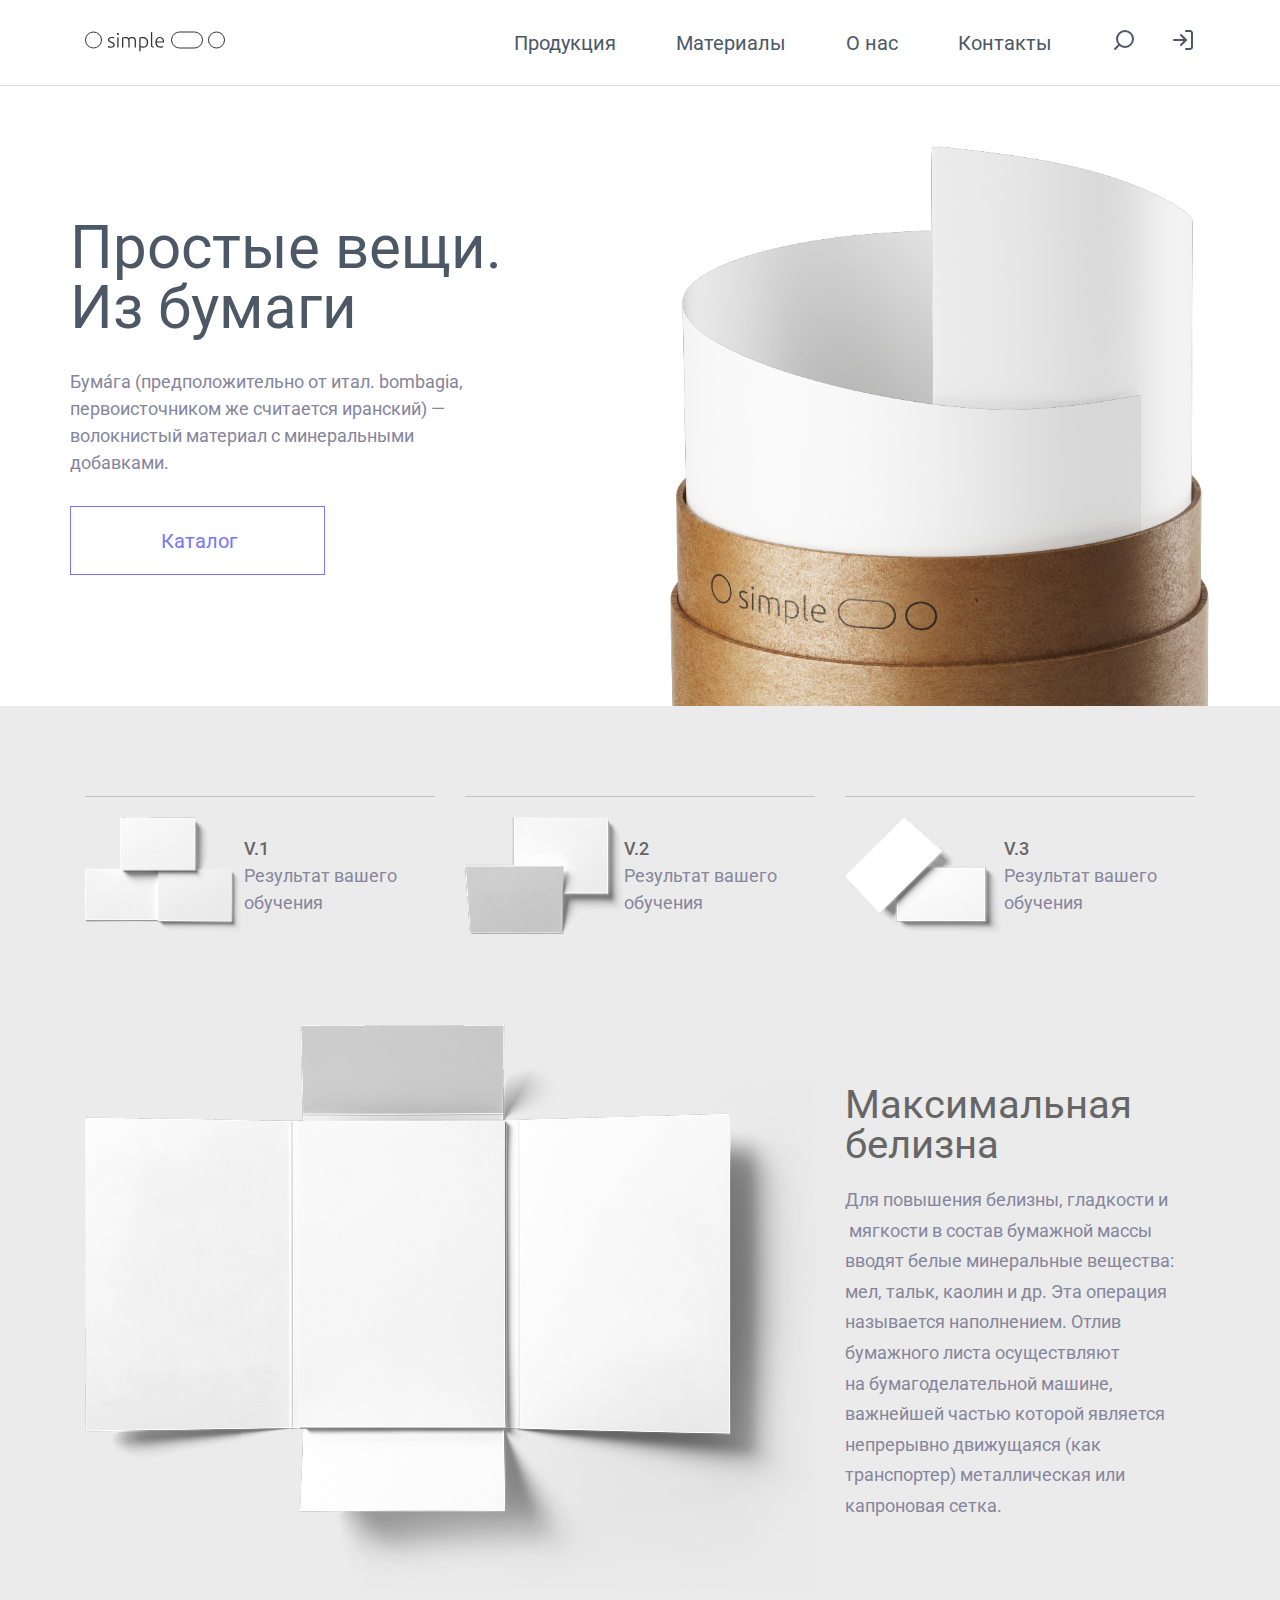
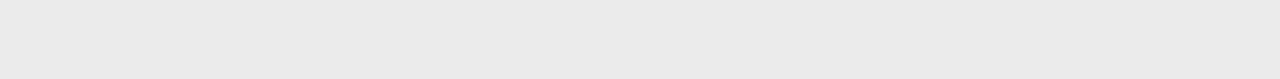
<file: index.html>
<!DOCTYPE html>
<html lang="ru">
    <head>
        <meta charset="UTF-8">
        <meta name="viewport" content="width=device-width, initial-scale=1.0">
        <title>Мой первый сайт</title>
        <link rel="stylesheet" href="style.css">
        <link href="https://fonts.googleapis.com/css2?family=Montserrat:ital,wght@0,100..900;1,100..900&family=Roboto:ital,wght@0,100..900;1,100..900&display=swap" rel="stylesheet">
    </head>    
    <body>
        <header class="header">
            <div class="header-container">
                <a  class="logo" href="#" alt="logo">
                    <img src="./images/Frame 85.svg" alt="logo">
                </a>
                <nav class="navigator">
                        <a href="#">Продукция</a>
                        <a href="#">Материалы</a>
                        <a href="#">О нас</a>
                        <a href="#">Контакты</a>
                        <div class="buttons-navigation">
                            <button class="button-navigation" href="#" >
                                <img src="./images/search.svg" alt="Search">
                            </button>
                            <button class="button-navigation" href="#">
                                <img src="./images/log_in.svg" alt="Авторизация">
                            </button>
                        </div>
                </nav>
            </div>


            <div class="navigation-mobile" >
                        <a  href="#">Продукция</a>
                        <a  href="#">Материалы</a>
                        <a  href="#">О нас</a>
                        <a  href="#">Контакты</a>
                            <button class="button-menu" href="#" >
                                <img src="./images/list.svg" alt="Menu">
                            </button>
                            <div class="double-button">
                                <button class="button-navigation" href="#" >
                                    <img src="./images/search.svg" alt="Search">
                                </button>
                                <button class="button-navigation" href="#">
                                    <img src="./images/log_in.svg" alt="Авторизация">
                                </button>
                            </div>
            </div>
        </header>


        <div class="main">
            <div class="main-container">
                <div class="text-main">
                    <h1>Простые вещи.<br>Из бумаги</h1>
                    <p>Бума́га (предположительно от итал. bombagia, первоисточником же считается иранский) — волокнистый материал с минеральными добавками. </p>
                    <a class="main-button" href="#">Каталог</a>
                </div>
                <div class="image-main">
                    <img src="./images/f8ec46f67a32e7c7f31c68aedab8ed880fc0492d.png" alt="Главная">
                </div>
            </div>
        </div>



        <div class="site-section">
            <div class="top-blocks">
                <div class="top-block">
                    <img src="./images/Buissnes Cards v2.png" alt="Образец1">
                    <div class="text-block">
                        <h3>V.1</h3>
                        <p>Результат вашего обучения</p>
                    </div>    
                </div>
                <div class="top-block">
                    <img src="./images/Buissnes Cards v6.png" alt="Образец2">
                    <div class="text-block">
                        <h3>V.2</h3>
                        <p>Результат вашего обучения</p>
                    </div>    
                </div>        
                <div class="top-block">
                    <img src="./images/Buissnes Cards v5.png" alt="Образец3">
                    <div class="text-block">
                        <h3>V.3</h3>
                        <p>Результат вашего обучения</p>
                    </div>    
                </div>
            </div>    
            <div class="big-block">
                <div class="image-block">
                    <img src="./images/list4.png" alt="Образец4">
                </div>  
                <div class="text-big-block" >
                    <h1>Максимальная <br>белизна</h1>
                    <p>Для повышения белизны, гладкости и
                         мягкости в состав бумажной массы 
                        вводят белые минеральные вещества:
                        мел, тальк, каолин и др. Эта 
                        операция называется наполнением.

                        Отлив бумажного листа осуществляют 
                        на бумагоделательной машине, важнейшей 
                        частью которой является непрерывно
                        движущаяся (как транспортер) металлическая 
                        или капроновая сетка.
                    </p>
                </div>
            </div>
        </div>
        <script src="index.js"></script>
    </body>
</html>
</file>
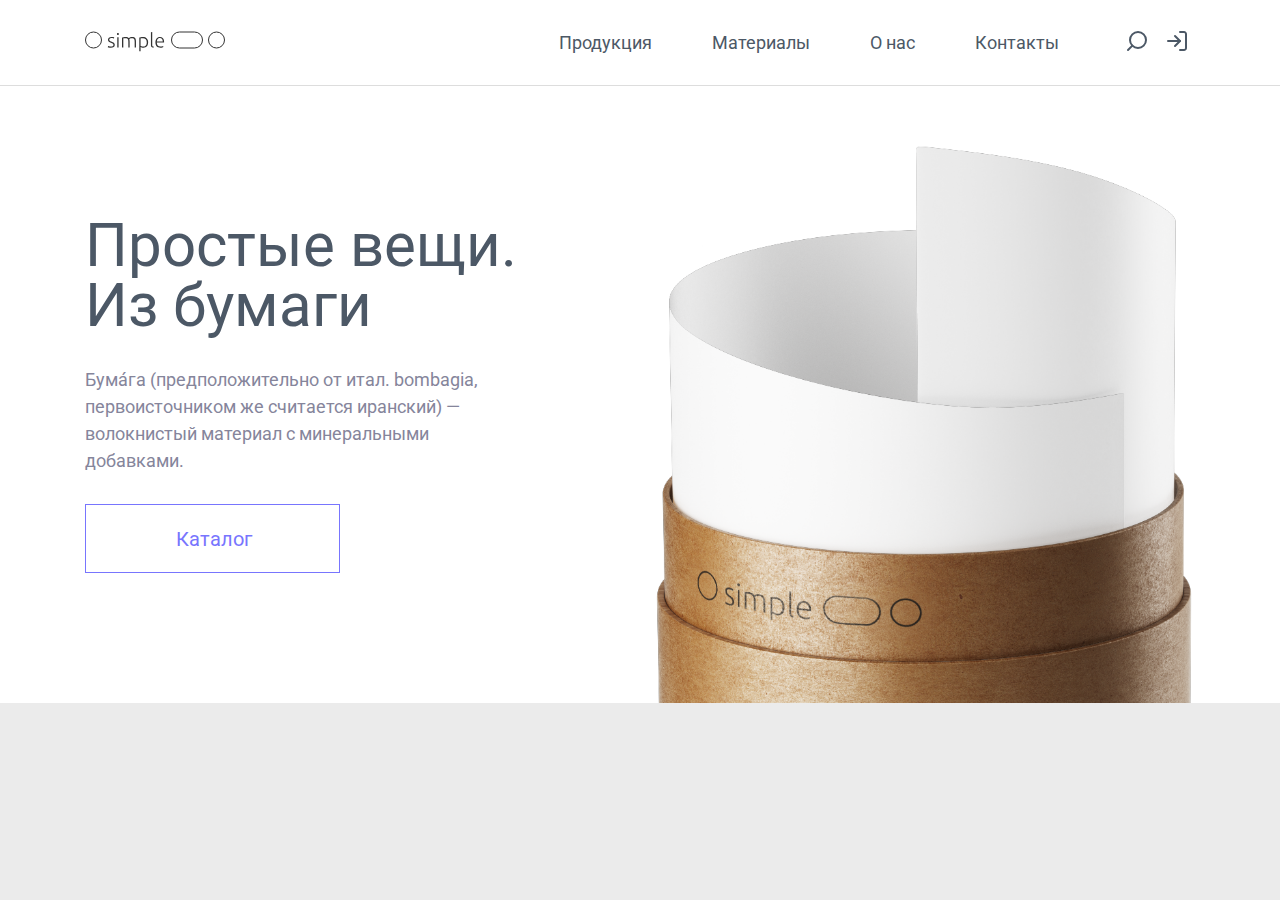
<file: vvfvv.html>
<!DOCTYPE html>
<html lang="ru">
    <head>
        <meta charset="UTF-8">
        <meta name="viewport" content="width=device-width, initial-scale=1.0">
        <title>Мой первый сайт</title>
        <link rel="stylesheet" href="vvvve.css">
        <link href="https://fonts.googleapis.com/css2?family=Montserrat:ital,wght@0,100..900;1,100..900&family=Roboto:ital,wght@0,100..900;1,100..900&display=swap" rel="stylesheet">
    </head>    
    <body>
        <header class="header">
            <section class="head-container">
                <a  class="head-logo" href="#" alt="logo">
                    <img src="Frame 85.svg" alt="logo">
                </a>
                <nav class="head-navigator">
                    <div class="head-links">
                        <a href="#">Продукция</a>
                        <a href="#">Материалы</a>
                        <a href="#">О нас</a>
                        <a href="#">Контакты</a>
                        <div class="head-buttons">
                            <button class="head-button" href="#" >
                                <img src="search.svg" alt="Search">
                            </button>
                            <button class="head-button" href="#">
                                <img src="log_in.svg" alt="Авторизация">
                            </button>
                        </div>
                    </div>
                </nav>
                </section>
            <div class="dub-head" >
                <nav class="dub-head-nav">
                    <div class="head-links">
                        <a  href="#">Продукция</a>
                        <a  href="#">Материалы</a>
                        <a  href="#">О нас</a>
                        <a  href="#">Контакты</a>
                    </div>
                </nav>
            </div>
        </header>
        <div class="main">
            <div class="container-top">
                <div class="font-content">
                    <h1>Простые вещи.<br>Из бумаги</h1>
                    <p>Бума́га (предположительно от итал. bombagia, первоисточником же считается иранский) — волокнистый материал с минеральными добавками. </p>
                    <a class="shop-click" href="#">Каталог</a>
                </div>
            </div>
        </div>
    <!-- <section class="papers">
        <div class="paper">
        <img src="Buissnes Cards v2.png" alt="Образец1">
        <div class="text-paper">
            <h3>V.1</h3>
            <p>Результат вашего обучения</p>
        <img src="Buissnes Cards v6.png" alt="Образец2">
        <div class="text-paper">
            <h3>V.2</h3>
            <p>Результат вашего обучения</p>
        </div>
        <img src="Buissnes Cards v5.png" alt="Образец3">
        <div class="text-paper">
            <h3>V.3</h3>
            <p>Результат вашего обучения</p>
    </div>-->
        </section>
    </body>
</html>
</file>
<file: style.css>
body{
  margin: 0;
  padding:0;
  background-color: #EBEBEB;
}


.header {
  border-bottom:1px solid #ddd;
  background-color: white;
}


.header-container{
  display: flex;
  justify-content: space-between;
  align-items: center;
  margin:0 auto;

  max-width: 1110px;
  padding: 28px 15px 28px 15px;
}


.navigator{
 display:flex;
 align-items: center;
 

 font-family: 'Roboto';
 font-size: 20px;
 font-weight: 400;
}


.navigator a{
  color:#4c5866;
  text-decoration: none;
  margin-right: 60px;
}


.button-navigation{
  background-color: white;
  border: none;
  align-items: center;
  padding: 0;
}


.button-navigation:not(:last-child){
  padding-right: 30px;
}


.navigation-mobile{
display: none;
}


.button-menu{
    display: none;
}


.main{
background-color: white;
}


.main-container{
  font-family: 'Roboto';
  display: flex;
  overflow: hidden;
  justify-content: space-between;
  max-width: 1140px;
  align-items: center;
  max-height: 620px;
  margin:0 auto;
  padding:0px 15px 0px 15px;
}


.text-main{
  padding: 130px 0px 129px 0px;
  max-width: 445px;
  max-height: 361px;
}


.text-main > *:not(:last-child){
  margin-bottom: 30px;
}

.text-main h1{
  color:#4C5866;
  margin:0;
  font-size: 60px;
  font-weight: 400;
  line-height: 100%;
}


.text-main p{
  margin:0;
  color: #85859B;
  font-weight: 400;
  font-size: 18px;
  line-height:150% ;

}


.main-button {
  display: block;
  box-sizing: border-box;
  color: #7875FE;
  font-family: 'Roboto';
  font-size: 20px;
  line-height: 100%;
  text-decoration: none;
  border: 1px solid #7875FE;
  padding: 23.5px 89.5px;
  max-width: 255px;
}


.image-main{
  padding-top: 60px;
  margin: 0;
  bottom: 0;
  width: 540px;
  height: 560px;
}


.image-main img{
  position: relative;
  width: 100%;
  height: auto;
}


.site-section{
  display: flex;
  flex-wrap: wrap;
  justify-content: center;
  align-items: center;
  margin: 0 auto;
  padding: 90px 15px;
  max-width: 1110px;
  max-height: 793px;
}


.top-blocks{
  display: flex;
  max-width: 1110px;
  max-height: 139px;
  justify-content: space-around;
}


.top-block:not(:last-child){
  margin-right: 30px;
}


.top-block{
  display: flex;
  max-width:350px;
  max-height: 118px;
  border-top: 1px solid #C0C0C0;
  padding: 20px 0px 1px 0px;
}


.text-block h3{
  font-family: 'Roboto';
  font-weight: 500;
  font-size: 18px;
  line-height: 150%;
  color:#666666;
  margin:0;
  padding-top:18px;
}


.text-block p{
  font-family: Roboto;
  font-weight: 400;
  font-size: 18px;
  line-height: 150%;
  color:#85859B;
  margin:0;
}


.big-block{
  display: flex;
  justify-content: space-between;
  max-width: 1110px;
  max-height: 564px;
  padding-top: 90px;
}


.image-block{
  position: relative;
  max-width: 730px;
  max-height: 564px;
  margin-right: 30px;
}


.image-block img{
  width: 100%;
  height: auto;
}

.text-big-block{
  padding: 60px 0px 60px 0px;
  max-width: 350px;
  max-height: 445px;
}


.text-big-block h1{
  margin:0;
  padding-bottom: 20px;
  font-family: 'Roboto';
  font-weight: 400;
  font-size: 40px;
  line-height: 100%;
  color:#666666;
}


.text-big-block p{
  margin: 0;
  font-family: Roboto;
  font-weight: 400;
  font-size: 18px;
  line-height: 170%;
  color:#85859B;
}
@media(max-width:870px){


  .header-container{
    max-width: 768px;
    padding: 11px 35px 11px 39px;
  }


  .navigator a{
    display: none;
  }


  .navigation-mobile{
  display: flex;
  justify-content: space-between;
  align-items: center;
  border-top: 1px solid #ddd;
  margin:0 auto;
  max-width: 768px;
  padding: 18px 37.5px 20px 41.5px
  }


  .navigation-mobile a{
  font-family: 'Roboto';
  font-size: 20px;
  font-weight: 400;
  color:#4c5866;
  text-decoration: none;
  }


  .navigation-mobile .button-navigation{
  display: none;
  }


  .main-container{
  max-width: 768px;
  max-height: 470px;
  padding:0px 39px 0px 39px;
  }


  .text-main{
  padding: 65px 0px 65px 0px;
  max-width: 390px;
  max-height: 340px;
}


  .text-main h1{
  font-size: 50px;
  }


  .image-main{
  width: 270px;
  height: 346px;
  }


  .site-section{
    padding:60px 39px;
    max-width: 690px;
    max-height: 690px;
  }


  .top-blocks{
    max-width: 690px;
    max-height: 219px;
  }


  .top-block{
    flex-wrap: wrap;
    max-width: 210px;
    max-height: 219px;
    padding: 19px 0px 0px 0px;
  }


  .top-block img{
    margin-right:50px;
  }


  .text-block h3{
    padding-top:0;
  }


  .big-block{
    max-width:690px;
    max-height: 431px;
    padding-top: 40px;
  }


  .image-block{
    max-width: 330px;
    max-height: 256px;
  }


  .text-big-block{
    padding: 0;
    max-width: 330px;
    max-height: 431px;
    padding: 0;
  }


  .text-big-block h1{
    font-size: 30px;

  }
}



@media(max-width:650px){
  .header-container{
    max-width: 576px;
    padding: 11px 33px 11px 33px;
  }


  .navigation-mobile{
    max-width: 576px;
    padding: 18px 33px 18px 33px
  }


  .main-container{
    max-width: 576px;
    max-height: 416px;
    padding:0px 32px 0px 33px;
  }


  .text-main{
    padding: 60px 0px 60px 0px;
    max-width: 278px;
    max-height: 296px;
  }



  .text-main > *:not(:last-child){
    margin-bottom: 20px;
  }

  .text-main h1{
    font-size: 38px;
  }


  .text-main p{
    font-size: 16px;
  }


  .main-button{
    padding: 18.5px 60px ;
    max-width: 196px;
  }

  .image-main{
    padding-top:20px;
    width: 195px;
    height: 396px;
  }

  .image-main img{
  width: 195px;
}


}

@media(max-width:544px){


  .header-container{
    justify-content: center;
    max-width: 320px;
    padding: 11px 90px;
  }


  .header-container .buttons-navigation{
    display: none;
  }

.navigation-mobile{
  max-height: 60px;
  padding: 15px;
}
  .navigation-mobile a{
    display: none;
  }


  .navigation-mobile .button-navigation{
    display: block;
  }


  .double-button{
    display: flex;
  }


  .button-menu{
    display: block;
    background-color: white;
    border: none;
    align-items: center;
    padding: 0;
  }
  .double-button:not(:last-child){
  padding-right: 30px;
  }



  .main-container{
    padding: 0;
    justify-content: center;
  }


  .text-main{
    justify-content: center;
    padding: 49px 16px 49px 15px;
    max-width: 427px;
    max-height: 100%;
  }

  .text-main h1{
  font-size:40px ;
  }


  .text-main p{
  font-size: 20px;
  }


  .image-main{
  display: none;
  }


  .main-button{
    font-size: 18px;
    padding: 14.5px 38px ;
    max-width: 144px;
  }


}
@media(max-width:430px){

  .text-main > *:not(:last-child){
    margin-bottom: 15px;
  }
  .text-main{
    max-width: 289px;
    max-height: 230px;
  }


  .text-main h1{
    font-size:30px ;
  }


  .text-main p{
    font-size: 14px;
  }


}
</file>
<file: vvvve.css>
body {
    margin: 0;
  padding: 0;
  background-color: #EBEBEB;
}

.header {
    border-bottom: 1px solid #ddd;
    background-color: white;
}

.head-container{
    display: flex;
    justify-content: space-between;
    align-items: center;
    
    margin: 0 auto;
    max-width: 1110px;
    padding-top: 28px;
    padding-bottom: 28px;
    padding-right: 15px;
    padding-left: 15px;
}


.head-navigator {
    display: flex;
    align-items: center;
    
}

.head-links {
    display: flex;
    align-items: center;
    gap: 60px;
    font-family: 'Roboto';
    font-weight: 400;
    font-size: 18px;
    line-height: 100%;
}

.head-links a {
  text-decoration: none;
  color: #4C5866;
}

.head-button {
  display: inline;  
  gap: 30px;
  background-color: white;
  border: none;
}

.main {
    background-color: white;
}
.container-top {
  display: flex;
  align-items: center;

  max-width: 1140px;
  margin: 0 auto;

  background-image: url("f8ec46f67a32e7c7f31c68aedab8ed880fc0492d.png");
  background-repeat: no-repeat;
    background-position: right -389px top 60px;
    background-size: 960px auto;
  padding: 130px 15px;
  box-sizing: border-box;
}


.button {
  display: inline-block;
  margin-top: 20px;
  padding: 10px 20px;
  border: 1px solid #ccc;
  text-decoration: none;
  color: #333;
}

.font-content {
    display: flex;
    flex-direction: column;
    max-width:445px ;
    gap: 30px;
}

.font-content h1 {
    color: #4C5866;
    font-family: 'Roboto';
    font-weight: 400;
    font-size: 60px;
    margin:0px;
    line-height: 100%
}

.font-content p {
  color: #85859B;
  font-family: 'Roboto';
  font-weight: 400;
  font-size: 18px;
  line-height: 150%;
  margin:0px;
}
.dub-head{
    display: none;
}
.shop-click {
    box-sizing: border-box;
    color: #7875FE;
    font-family: 'Roboto';
    font-size: 20px;
    line-height: 100%;
    text-decoration: none;
    border: 1px solid #7875FE;
    padding: 23.5px 89.5px;
    max-width: 255px;
}
@media (max-width: 768px) {
    .head-navigator .head-links a{
        display: none;
    }
   .dub-head{
    display: flex;
    justify-content: space-between;
    align-items: center;
    border-top: 1px solid #ccc;
    margin: 0 auto;
    max-width: 690px;
    padding-top: 20px;
    padding-bottom: 20px;
    padding-right: 39px;
    padding-left: 39px;
}
    
  .head-links{
    padding: 0;
    margin: 0;
    gap: clamp(20px, 8vw, 111px);
    font-size: clamp(10px, 8vw, 20px);

  }
  .head-container{
    display: flex;
    justify-content: space-between;
    align-items: center;
    
    
    margin: 0 auto;
    max-width: 768px;
    padding-top: 11px;
    padding-bottom: 10px;
    padding-right: 39px;
    padding-left: 39px;
}
.font-content h1{
    font-size: 50px;
}
.font-content p {
    width: 390px;
}
.container-top{
    padding: 65px 39px;
    background-position: right -389px top 60px;
    background-size: 960px auto;
}
}
</file>
